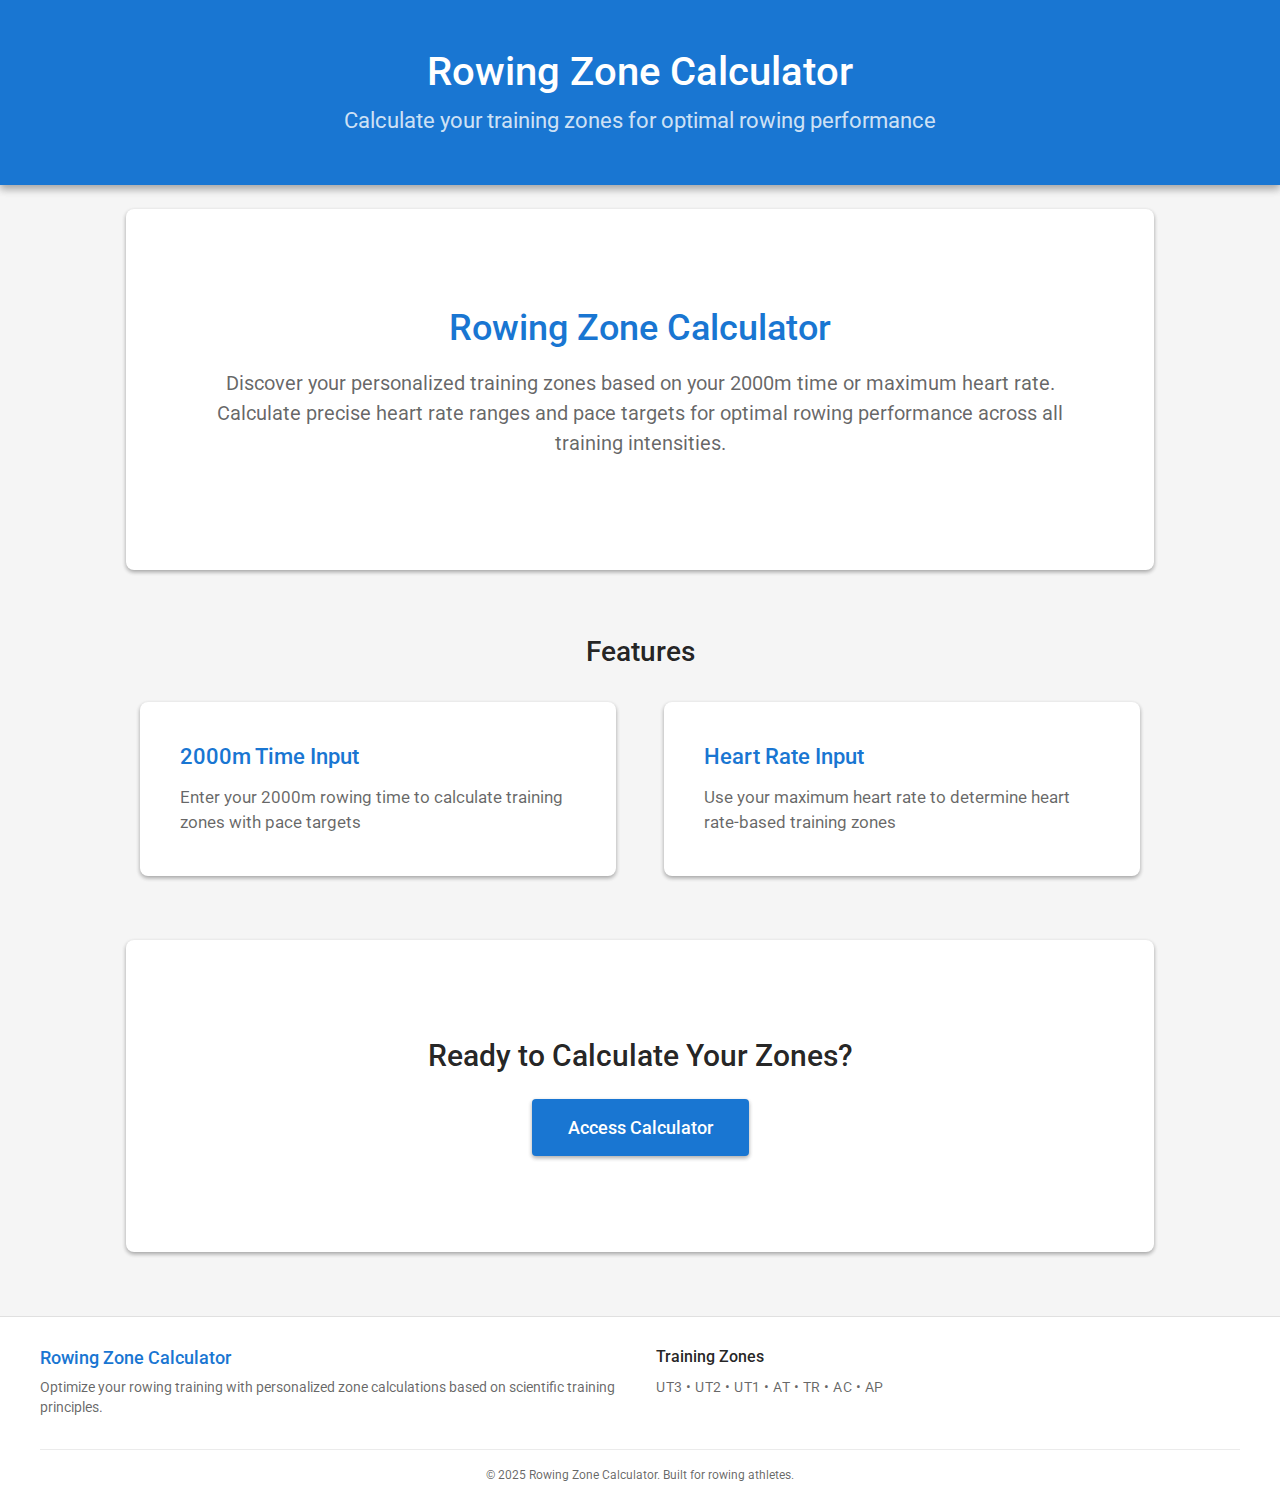
<file: index.html>
<!DOCTYPE html>
<html lang="en">
<head>
    <meta charset="UTF-8">
    <meta name="viewport" content="width=device-width, initial-scale=1.0">
    <meta name="description" content="Rowing Zone Calculator - Calculate your training zones based on 2000m time or maximum heart rate">
    <title>Rowing Zone Calculator</title>
    <link href="https://fonts.googleapis.com/css2?family=Roboto:wght@300;400;500&display=swap" rel="stylesheet">
    <link rel="stylesheet" href="styles.css">
</head>
<body>
    <header>
        <h1>Rowing Zone Calculator</h1>
        <p>Calculate your training zones for optimal rowing performance</p>
    </header>
    
    <main>
        <section class="hero">
            <h2>Rowing Zone Calculator</h2>
            <p>Discover your personalized training zones based on your 2000m time or maximum heart rate. Calculate precise heart rate ranges and pace targets for optimal rowing performance across all training intensities.</p>
        </section>
        
        <section class="features">
            <h2>Features</h2>
            <div class="feature-cards">
                <div class="feature-card">
                    <h3>2000m Time Input</h3>
                    <p>Enter your 2000m rowing time to calculate training zones with pace targets</p>
                </div>
                <div class="feature-card">
                    <h3>Heart Rate Input</h3>
                    <p>Use your maximum heart rate to determine heart rate-based training zones</p>
                </div>
            </div>
        </section>
        
        <section class="cta">
            <h2>Ready to Calculate Your Zones?</h2>
            <button type="button">Access Calculator</button>
        </section>
    </main>
    
    <footer>
        <div class="footer-content">
            <div class="footer-info">
                <h3>Rowing Zone Calculator</h3>
                <p>Optimize your rowing training with personalized zone calculations based on scientific training principles.</p>
            </div>
            <div class="footer-links">
                <h4>Training Zones</h4>
                <p>UT3 • UT2 • UT1 • AT • TR • AC • AP</p>
            </div>
            <div class="footer-copyright">
                <p>&copy; 2025 Rowing Zone Calculator. Built for rowing athletes.</p>
            </div>
        </div>
    </footer>
</body>
</html>
</file>
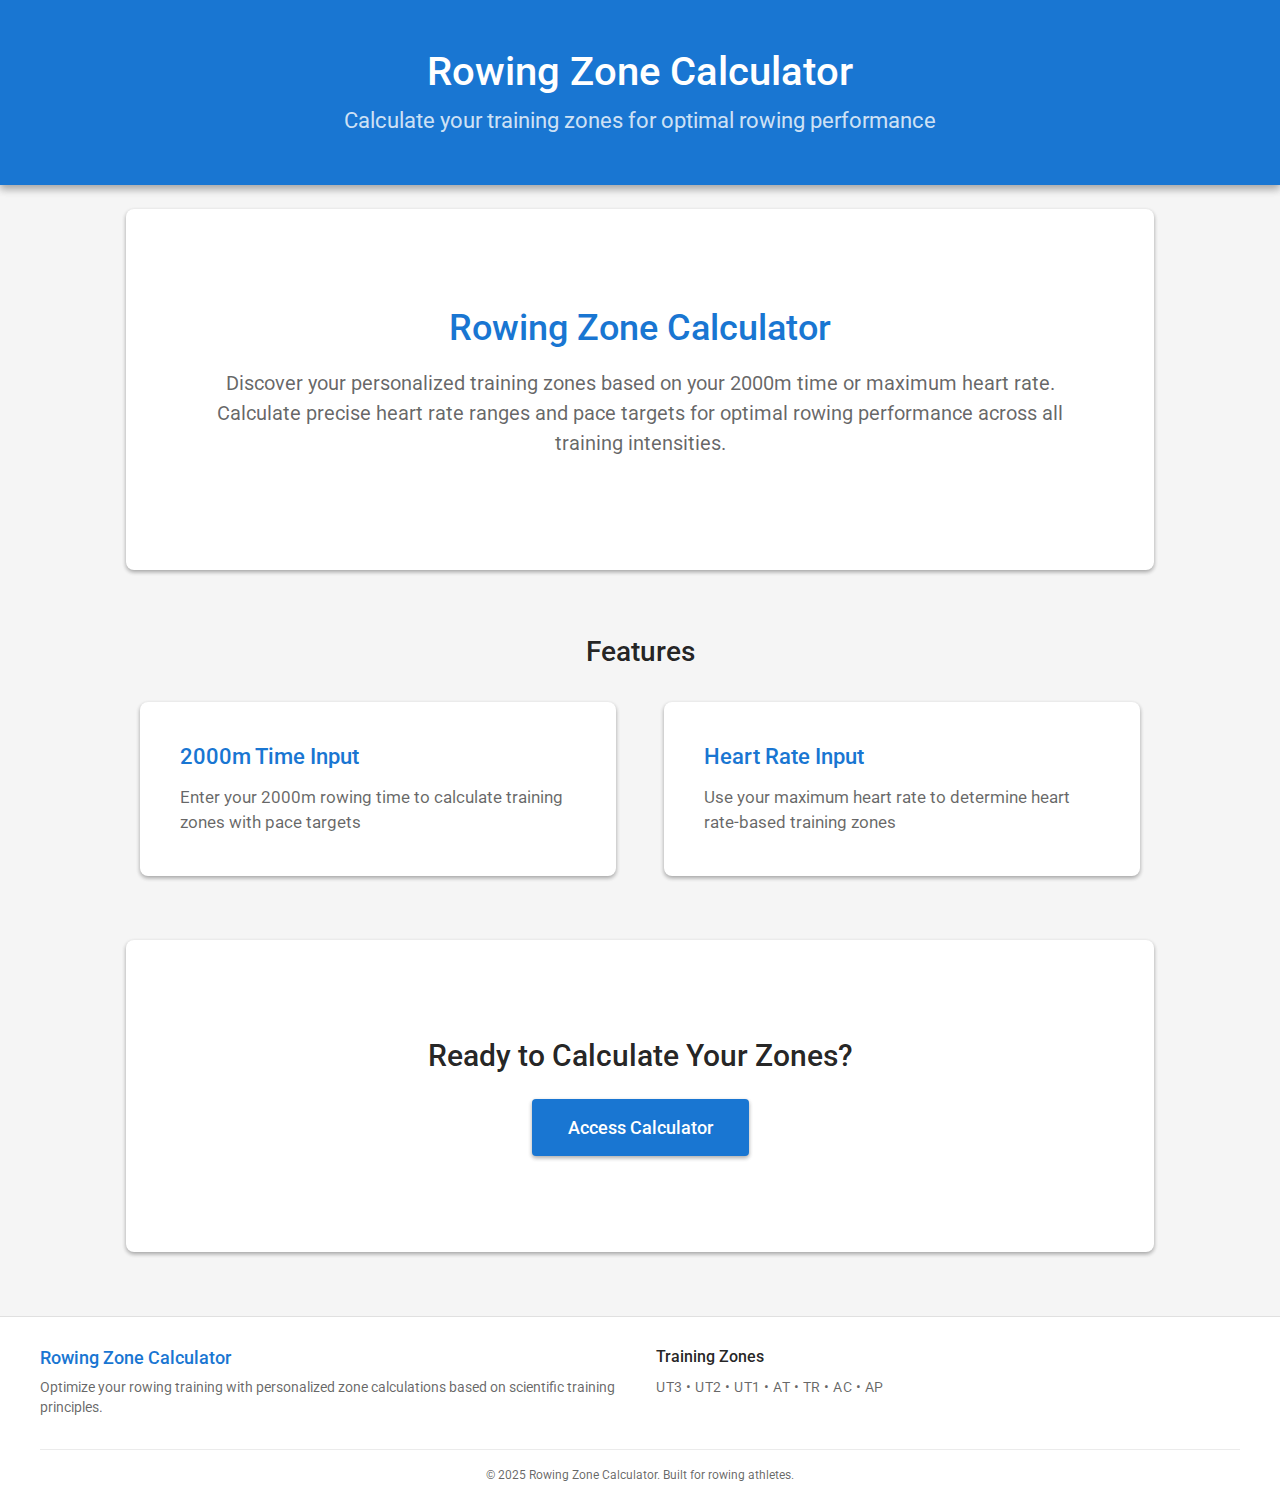
<file: src/static/index.html>
<!DOCTYPE html>
<html lang="en">
<head>
    <meta charset="UTF-8">
    <meta name="viewport" content="width=device-width, initial-scale=1.0">
    <meta name="description" content="Rowing Zone Calculator - Calculate your training zones based on 2000m time or maximum heart rate">
    <title>Rowing Zone Calculator</title>
    <link href="https://fonts.googleapis.com/css2?family=Roboto:wght@300;400;500&display=swap" rel="stylesheet">
    <link rel="stylesheet" href="css/styles.css">
</head>
<body>
    <header>
        <h1>Rowing Zone Calculator</h1>
        <p>Calculate your training zones for optimal rowing performance</p>
    </header>
    
    <main>
        <section class="hero">
            <h2>Rowing Zone Calculator</h2>
            <p>Discover your personalized training zones based on your 2000m time or maximum heart rate. Calculate precise heart rate ranges and pace targets for optimal rowing performance across all training intensities.</p>
        </section>
        
        <section class="features">
            <h2>Features</h2>
            <div class="feature-cards">
                <div class="feature-card">
                    <h3>2000m Time Input</h3>
                    <p>Enter your 2000m rowing time to calculate training zones with pace targets</p>
                </div>
                <div class="feature-card">
                    <h3>Heart Rate Input</h3>
                    <p>Use your maximum heart rate to determine heart rate-based training zones</p>
                </div>
            </div>
        </section>
        
        <section class="cta">
            <h2>Ready to Calculate Your Zones?</h2>
            <button type="button">Access Calculator</button>
        </section>
    </main>
    
    <footer>
        <div class="footer-content">
            <div class="footer-info">
                <h3>Rowing Zone Calculator</h3>
                <p>Optimize your rowing training with personalized zone calculations based on scientific training principles.</p>
            </div>
            <div class="footer-links">
                <h4>Training Zones</h4>
                <p>UT3 • UT2 • UT1 • AT • TR • AC • AP</p>
            </div>
            <div class="footer-copyright">
                <p>&copy; 2025 Rowing Zone Calculator. Built for rowing athletes.</p>
            </div>
        </div>
    </footer>
</body>
</html>
</file>
<file: styles.css>
/* Material Design CSS Styling */

/* CSS Reset and Base Styles */
* {
    margin: 0;
    padding: 0;
    box-sizing: border-box;
}

/* Material Design Color Scheme */
:root {
    --primary-color: #1976D2;
    --secondary-color: #03DAC6;
    --surface-color: #FFFFFF;
    --background-color: #F5F5F5;
    --on-primary: #FFFFFF;
    --on-surface: #000000;
    --text-primary: rgba(0, 0, 0, 0.87);
    --text-secondary: rgba(0, 0, 0, 0.6);
    --elevation-2: 0 2px 4px rgba(0, 0, 0, 0.12), 0 2px 4px rgba(0, 0, 0, 0.24);
    --elevation-4: 0 4px 8px rgba(0, 0, 0, 0.12), 0 4px 8px rgba(0, 0, 0, 0.24);
}

/* Base Typography - Roboto Font */
body {
    font-family: 'Roboto', sans-serif;
    font-size: 16px;
    line-height: 1.5;
    color: var(--text-primary);
    background-color: var(--background-color);
    margin: 0;
}

/* Typography Scale */
h1 {
    font-size: 32px;
    font-weight: 500;
    line-height: 1.2;
    margin-bottom: 8px;
}

h2 {
    font-size: 24px;
    font-weight: 500;
    line-height: 1.3;
    margin-bottom: 16px;
}

h3 {
    font-size: 20px;
    font-weight: 500;
    line-height: 1.4;
    margin-bottom: 8px;
}

p {
    font-size: 16px;
    font-weight: 400;
    line-height: 1.5;
    color: var(--text-secondary);
    margin-bottom: 16px;
}

/* CSS Grid Layout Structure */
body {
    display: grid;
    grid-template-rows: auto 1fr auto;
    min-height: 100vh;
}

/* Header Styling with Material Design */
header {
    background-color: var(--primary-color);
    color: var(--on-primary);
    padding: 24px 16px;
    text-align: center;
    box-shadow: var(--elevation-4);
}

header h1 {
    color: var(--on-primary);
    margin-bottom: 8px;
}

header p {
    color: rgba(255, 255, 255, 0.8);
    font-size: 18px;
    margin-bottom: 0;
}

/* Main Content Layout */
main {
    max-width: 1200px;
    margin: 0 auto;
    padding: 0 16px;
}

/* Section Spacing */
section {
    margin: 48px 0;
}

/* Hero Section */
.hero {
    text-align: center;
    padding: 48px 16px;
    background-color: var(--surface-color);
    border-radius: 8px;
    box-shadow: var(--elevation-2);
    margin: 32px 0;
}

.hero h2 {
    color: var(--primary-color);
    margin-bottom: 16px;
}

/* Features Section */
.features {
    text-align: center;
}

.features h2 {
    color: var(--text-primary);
    margin-bottom: 32px;
}

/* Feature Cards Grid Layout */
.feature-cards {
    display: grid;
    grid-template-columns: 1fr;
    gap: 24px;
    margin-top: 32px;
}

.feature-card {
    background-color: var(--surface-color);
    padding: 24px;
    border-radius: 8px;
    box-shadow: var(--elevation-2);
    text-align: left;
    transition: box-shadow 0.3s ease;
}

.feature-card:hover {
    box-shadow: var(--elevation-4);
}

.feature-card h3 {
    color: var(--primary-color);
    margin-bottom: 12px;
}

.feature-card p {
    margin-bottom: 0;
}

/* Call-to-Action Section */
.cta {
    text-align: center;
    padding: 48px 16px;
    background-color: var(--surface-color);
    border-radius: 8px;
    box-shadow: var(--elevation-2);
}

.cta h2 {
    color: var(--text-primary);
    margin-bottom: 24px;
}

/* Material Design Button */
button {
    background-color: var(--primary-color);
    color: var(--on-primary);
    border: none;
    padding: 12px 24px;
    font-size: 16px;
    font-weight: 500;
    border-radius: 4px;
    cursor: pointer;
    box-shadow: var(--elevation-2);
    transition: all 0.3s ease;
    font-family: 'Roboto', sans-serif;
}

button:hover {
    background-color: #1565C0;
    box-shadow: var(--elevation-4);
}

button:focus {
    outline: 2px solid var(--secondary-color);
    outline-offset: 2px;
}

button:active {
    box-shadow: var(--elevation-2);
    transform: translateY(1px);
}

/* Footer Styling */
footer {
    background-color: var(--surface-color);
    padding: 32px 16px 24px;
    text-align: center;
    border-top: 1px solid rgba(0, 0, 0, 0.12);
    margin-top: auto;
}

.footer-content {
    max-width: 1200px;
    margin: 0 auto;
    display: grid;
    grid-template-columns: 1fr;
    gap: 24px;
}

.footer-info h3 {
    color: var(--primary-color);
    font-size: 18px;
    font-weight: 500;
    margin-bottom: 8px;
}

.footer-info p {
    color: var(--text-secondary);
    font-size: 14px;
    line-height: 1.4;
    margin-bottom: 0;
}

.footer-links h4 {
    color: var(--text-primary);
    font-size: 16px;
    font-weight: 500;
    margin-bottom: 8px;
}

.footer-links p {
    color: var(--text-secondary);
    font-size: 14px;
    font-weight: 400;
    letter-spacing: 0.5px;
    margin-bottom: 0;
}

.footer-copyright p {
    color: var(--text-secondary);
    font-size: 12px;
    margin-bottom: 0;
    padding-top: 16px;
    border-top: 1px solid rgba(0, 0, 0, 0.08);
}

/* Responsive Design - Mobile First Approach */

/* Mobile Base Styles (default - up to 599px) */
/* Optimized for mobile readability and touch interaction */

/* Small Mobile Adjustments (up to 480px) */
@media (max-width: 480px) {
    h1 {
        font-size: 28px;
        line-height: 1.1;
    }
    
    h2 {
        font-size: 22px;
        line-height: 1.2;
    }
    
    h3 {
        font-size: 18px;
    }
    
    p {
        font-size: 15px;
        line-height: 1.6;
    }
    
    header {
        padding: 20px 12px;
    }
    
    header h1 {
        font-size: 26px;
        margin-bottom: 6px;
    }
    
    header p {
        font-size: 16px;
    }
    
    main {
        padding: 0 12px;
    }
    
    .hero {
        padding: 32px 16px;
        margin: 16px 0;
    }
    
    .hero h2 {
        font-size: 24px;
        margin-bottom: 12px;
    }
    
    .hero p {
        font-size: 15px;
    }
    
    section {
        margin: 32px 0;
    }
    
    .feature-cards {
        gap: 16px;
    }
    
    .feature-card {
        padding: 20px;
    }
    
    .cta {
        padding: 32px 16px;
    }
    
    button {
        padding: 14px 20px;
        font-size: 16px;
        width: 100%;
        max-width: 280px;
    }
    
    footer {
        padding: 20px 12px;
    }
    
    .footer-content {
        gap: 20px;
    }
    
    .footer-info h3 {
        font-size: 16px;
    }
    
    .footer-info p {
        font-size: 13px;
    }
    
    .footer-links h4 {
        font-size: 15px;
    }
    
    .footer-links p {
        font-size: 13px;
    }
    
    .footer-copyright p {
        font-size: 11px;
    }
}

/* Tablet Breakpoint (600px and up) */
@media (min-width: 600px) {
    header {
        padding: 32px 24px;
    }
    
    header h1 {
        font-size: 36px;
    }
    
    header p {
        font-size: 20px;
    }
    
    main {
        padding: 0 24px;
    }
    
    .hero {
        padding: 64px 32px;
        margin: 24px 0;
    }
    
    .hero h2 {
        font-size: 28px;
    }
    
    .hero p {
        font-size: 17px;
        max-width: 600px;
        margin: 0 auto 16px;
    }
    
    .feature-cards {
        grid-template-columns: repeat(2, 1fr);
        gap: 32px;
        max-width: 800px;
        margin: 32px auto 0;
    }
    
    .feature-card {
        padding: 28px;
    }
    
    .cta {
        padding: 64px 32px;
    }
    
    button {
        padding: 16px 32px;
        font-size: 18px;
        width: auto;
    }
    
    footer {
        padding: 28px 24px;
    }
    
    .footer-content {
        grid-template-columns: repeat(2, 1fr);
        gap: 32px;
        text-align: left;
    }
    
    .footer-copyright {
        grid-column: 1 / -1;
        text-align: center;
    }
}

/* Large Tablet/Small Desktop (768px and up) */
@media (min-width: 768px) {
    h1 {
        font-size: 36px;
    }
    
    h2 {
        font-size: 28px;
    }
    
    .hero h2 {
        font-size: 30px;
    }
    
    .hero p {
        font-size: 18px;
        max-width: 700px;
    }
    
    .feature-cards {
        max-width: 900px;
    }
}

/* Desktop Breakpoint (1024px and up) */
@media (min-width: 1024px) {
    header {
        padding: 48px 32px;
    }
    
    header h1 {
        font-size: 40px;
    }
    
    header p {
        font-size: 22px;
    }
    
    main {
        padding: 0 32px;
    }
    
    .hero {
        padding: 80px 48px;
    }
    
    .hero h2 {
        font-size: 32px;
    }
    
    .hero p {
        font-size: 18px;
        max-width: 800px;
    }
    
    section {
        margin: 64px 0;
    }
    
    .feature-cards {
        gap: 40px;
        max-width: 1000px;
    }
    
    .feature-card {
        padding: 32px;
    }
    
    .feature-card h3 {
        font-size: 22px;
    }
    
    .feature-card p {
        font-size: 17px;
    }
    
    .cta {
        padding: 80px 48px;
    }
    
    .cta h2 {
        font-size: 30px;
    }
    
    button {
        padding: 18px 36px;
        font-size: 18px;
    }
}

/* Large Desktop (1200px and up) */
@media (min-width: 1200px) {
    main {
        max-width: 1200px;
    }
    
    .hero {
        padding: 96px 64px;
    }
    
    .hero h2 {
        font-size: 36px;
    }
    
    .hero p {
        font-size: 20px;
        max-width: 900px;
    }
    
    .feature-cards {
        gap: 48px;
    }
    
    .feature-card {
        padding: 40px;
    }
    
    .cta {
        padding: 96px 64px;
    }
}

/* High DPI Display Optimizations */
@media (-webkit-min-device-pixel-ratio: 2), (min-resolution: 192dpi) {
    /* Ensure crisp text rendering on high DPI displays */
    body {
        -webkit-font-smoothing: antialiased;
        -moz-osx-font-smoothing: grayscale;
    }
}

/* Accessibility and Reduced Motion */
@media (prefers-reduced-motion: reduce) {
    * {
        animation-duration: 0.01ms !important;
        animation-iteration-count: 1 !important;
        transition-duration: 0.01ms !important;
    }
}

/* Print Styles */
@media print {
    header {
        background-color: transparent !important;
        color: black !important;
        box-shadow: none !important;
    }
    
    .hero, .cta {
        box-shadow: none !important;
        border: 1px solid #ccc;
    }
    
    button {
        display: none;
    }
}
</file>
<file: src/static/css/styles.css>
/* Material Design CSS Styling */

/* CSS Reset and Base Styles */
* {
    margin: 0;
    padding: 0;
    box-sizing: border-box;
}

/* Material Design Color Scheme */
:root {
    --primary-color: #1976D2;
    --secondary-color: #03DAC6;
    --surface-color: #FFFFFF;
    --background-color: #F5F5F5;
    --on-primary: #FFFFFF;
    --on-surface: #000000;
    --text-primary: rgba(0, 0, 0, 0.87);
    --text-secondary: rgba(0, 0, 0, 0.6);
    --elevation-2: 0 2px 4px rgba(0, 0, 0, 0.12), 0 2px 4px rgba(0, 0, 0, 0.24);
    --elevation-4: 0 4px 8px rgba(0, 0, 0, 0.12), 0 4px 8px rgba(0, 0, 0, 0.24);
}

/* Base Typography - Roboto Font */
body {
    font-family: 'Roboto', sans-serif;
    font-size: 16px;
    line-height: 1.5;
    color: var(--text-primary);
    background-color: var(--background-color);
    margin: 0;
}

/* Typography Scale */
h1 {
    font-size: 32px;
    font-weight: 500;
    line-height: 1.2;
    margin-bottom: 8px;
}

h2 {
    font-size: 24px;
    font-weight: 500;
    line-height: 1.3;
    margin-bottom: 16px;
}

h3 {
    font-size: 20px;
    font-weight: 500;
    line-height: 1.4;
    margin-bottom: 8px;
}

p {
    font-size: 16px;
    font-weight: 400;
    line-height: 1.5;
    color: var(--text-secondary);
    margin-bottom: 16px;
}

/* CSS Grid Layout Structure */
body {
    display: grid;
    grid-template-rows: auto 1fr auto;
    min-height: 100vh;
}

/* Header Styling with Material Design */
header {
    background-color: var(--primary-color);
    color: var(--on-primary);
    padding: 24px 16px;
    text-align: center;
    box-shadow: var(--elevation-4);
}

header h1 {
    color: var(--on-primary);
    margin-bottom: 8px;
}

header p {
    color: rgba(255, 255, 255, 0.8);
    font-size: 18px;
    margin-bottom: 0;
}

/* Main Content Layout */
main {
    max-width: 1200px;
    margin: 0 auto;
    padding: 0 16px;
}

/* Section Spacing */
section {
    margin: 48px 0;
}

/* Hero Section */
.hero {
    text-align: center;
    padding: 48px 16px;
    background-color: var(--surface-color);
    border-radius: 8px;
    box-shadow: var(--elevation-2);
    margin: 32px 0;
}

.hero h2 {
    color: var(--primary-color);
    margin-bottom: 16px;
}

/* Features Section */
.features {
    text-align: center;
}

.features h2 {
    color: var(--text-primary);
    margin-bottom: 32px;
}

/* Feature Cards Grid Layout */
.feature-cards {
    display: grid;
    grid-template-columns: 1fr;
    gap: 24px;
    margin-top: 32px;
}

.feature-card {
    background-color: var(--surface-color);
    padding: 24px;
    border-radius: 8px;
    box-shadow: var(--elevation-2);
    text-align: left;
    transition: box-shadow 0.3s ease;
}

.feature-card:hover {
    box-shadow: var(--elevation-4);
}

.feature-card h3 {
    color: var(--primary-color);
    margin-bottom: 12px;
}

.feature-card p {
    margin-bottom: 0;
}

/* Call-to-Action Section */
.cta {
    text-align: center;
    padding: 48px 16px;
    background-color: var(--surface-color);
    border-radius: 8px;
    box-shadow: var(--elevation-2);
}

.cta h2 {
    color: var(--text-primary);
    margin-bottom: 24px;
}

/* Material Design Button */
button {
    background-color: var(--primary-color);
    color: var(--on-primary);
    border: none;
    padding: 12px 24px;
    font-size: 16px;
    font-weight: 500;
    border-radius: 4px;
    cursor: pointer;
    box-shadow: var(--elevation-2);
    transition: all 0.3s ease;
    font-family: 'Roboto', sans-serif;
}

button:hover {
    background-color: #1565C0;
    box-shadow: var(--elevation-4);
}

button:focus {
    outline: 2px solid var(--secondary-color);
    outline-offset: 2px;
}

button:active {
    box-shadow: var(--elevation-2);
    transform: translateY(1px);
}

/* Footer Styling */
footer {
    background-color: var(--surface-color);
    padding: 32px 16px 24px;
    text-align: center;
    border-top: 1px solid rgba(0, 0, 0, 0.12);
    margin-top: auto;
}

.footer-content {
    max-width: 1200px;
    margin: 0 auto;
    display: grid;
    grid-template-columns: 1fr;
    gap: 24px;
}

.footer-info h3 {
    color: var(--primary-color);
    font-size: 18px;
    font-weight: 500;
    margin-bottom: 8px;
}

.footer-info p {
    color: var(--text-secondary);
    font-size: 14px;
    line-height: 1.4;
    margin-bottom: 0;
}

.footer-links h4 {
    color: var(--text-primary);
    font-size: 16px;
    font-weight: 500;
    margin-bottom: 8px;
}

.footer-links p {
    color: var(--text-secondary);
    font-size: 14px;
    font-weight: 400;
    letter-spacing: 0.5px;
    margin-bottom: 0;
}

.footer-copyright p {
    color: var(--text-secondary);
    font-size: 12px;
    margin-bottom: 0;
    padding-top: 16px;
    border-top: 1px solid rgba(0, 0, 0, 0.08);
}

/* Responsive Design - Mobile First Approach */

/* Mobile Base Styles (default - up to 599px) */
/* Optimized for mobile readability and touch interaction */

/* Small Mobile Adjustments (up to 480px) */
@media (max-width: 480px) {
    h1 {
        font-size: 28px;
        line-height: 1.1;
    }
    
    h2 {
        font-size: 22px;
        line-height: 1.2;
    }
    
    h3 {
        font-size: 18px;
    }
    
    p {
        font-size: 15px;
        line-height: 1.6;
    }
    
    header {
        padding: 20px 12px;
    }
    
    header h1 {
        font-size: 26px;
        margin-bottom: 6px;
    }
    
    header p {
        font-size: 16px;
    }
    
    main {
        padding: 0 12px;
    }
    
    .hero {
        padding: 32px 16px;
        margin: 16px 0;
    }
    
    .hero h2 {
        font-size: 24px;
        margin-bottom: 12px;
    }
    
    .hero p {
        font-size: 15px;
    }
    
    section {
        margin: 32px 0;
    }
    
    .feature-cards {
        gap: 16px;
    }
    
    .feature-card {
        padding: 20px;
    }
    
    .cta {
        padding: 32px 16px;
    }
    
    button {
        padding: 14px 20px;
        font-size: 16px;
        width: 100%;
        max-width: 280px;
    }
    
    footer {
        padding: 20px 12px;
    }
    
    .footer-content {
        gap: 20px;
    }
    
    .footer-info h3 {
        font-size: 16px;
    }
    
    .footer-info p {
        font-size: 13px;
    }
    
    .footer-links h4 {
        font-size: 15px;
    }
    
    .footer-links p {
        font-size: 13px;
    }
    
    .footer-copyright p {
        font-size: 11px;
    }
}

/* Tablet Breakpoint (600px and up) */
@media (min-width: 600px) {
    header {
        padding: 32px 24px;
    }
    
    header h1 {
        font-size: 36px;
    }
    
    header p {
        font-size: 20px;
    }
    
    main {
        padding: 0 24px;
    }
    
    .hero {
        padding: 64px 32px;
        margin: 24px 0;
    }
    
    .hero h2 {
        font-size: 28px;
    }
    
    .hero p {
        font-size: 17px;
        max-width: 600px;
        margin: 0 auto 16px;
    }
    
    .feature-cards {
        grid-template-columns: repeat(2, 1fr);
        gap: 32px;
        max-width: 800px;
        margin: 32px auto 0;
    }
    
    .feature-card {
        padding: 28px;
    }
    
    .cta {
        padding: 64px 32px;
    }
    
    button {
        padding: 16px 32px;
        font-size: 18px;
        width: auto;
    }
    
    footer {
        padding: 28px 24px;
    }
    
    .footer-content {
        grid-template-columns: repeat(2, 1fr);
        gap: 32px;
        text-align: left;
    }
    
    .footer-copyright {
        grid-column: 1 / -1;
        text-align: center;
    }
}

/* Large Tablet/Small Desktop (768px and up) */
@media (min-width: 768px) {
    h1 {
        font-size: 36px;
    }
    
    h2 {
        font-size: 28px;
    }
    
    .hero h2 {
        font-size: 30px;
    }
    
    .hero p {
        font-size: 18px;
        max-width: 700px;
    }
    
    .feature-cards {
        max-width: 900px;
    }
}

/* Desktop Breakpoint (1024px and up) */
@media (min-width: 1024px) {
    header {
        padding: 48px 32px;
    }
    
    header h1 {
        font-size: 40px;
    }
    
    header p {
        font-size: 22px;
    }
    
    main {
        padding: 0 32px;
    }
    
    .hero {
        padding: 80px 48px;
    }
    
    .hero h2 {
        font-size: 32px;
    }
    
    .hero p {
        font-size: 18px;
        max-width: 800px;
    }
    
    section {
        margin: 64px 0;
    }
    
    .feature-cards {
        gap: 40px;
        max-width: 1000px;
    }
    
    .feature-card {
        padding: 32px;
    }
    
    .feature-card h3 {
        font-size: 22px;
    }
    
    .feature-card p {
        font-size: 17px;
    }
    
    .cta {
        padding: 80px 48px;
    }
    
    .cta h2 {
        font-size: 30px;
    }
    
    button {
        padding: 18px 36px;
        font-size: 18px;
    }
}

/* Large Desktop (1200px and up) */
@media (min-width: 1200px) {
    main {
        max-width: 1200px;
    }
    
    .hero {
        padding: 96px 64px;
    }
    
    .hero h2 {
        font-size: 36px;
    }
    
    .hero p {
        font-size: 20px;
        max-width: 900px;
    }
    
    .feature-cards {
        gap: 48px;
    }
    
    .feature-card {
        padding: 40px;
    }
    
    .cta {
        padding: 96px 64px;
    }
}

/* High DPI Display Optimizations */
@media (-webkit-min-device-pixel-ratio: 2), (min-resolution: 192dpi) {
    /* Ensure crisp text rendering on high DPI displays */
    body {
        -webkit-font-smoothing: antialiased;
        -moz-osx-font-smoothing: grayscale;
    }
}

/* Accessibility and Reduced Motion */
@media (prefers-reduced-motion: reduce) {
    * {
        animation-duration: 0.01ms !important;
        animation-iteration-count: 1 !important;
        transition-duration: 0.01ms !important;
    }
}

/* Print Styles */
@media print {
    header {
        background-color: transparent !important;
        color: black !important;
        box-shadow: none !important;
    }
    
    .hero, .cta {
        box-shadow: none !important;
        border: 1px solid #ccc;
    }
    
    button {
        display: none;
    }
}
</file>
